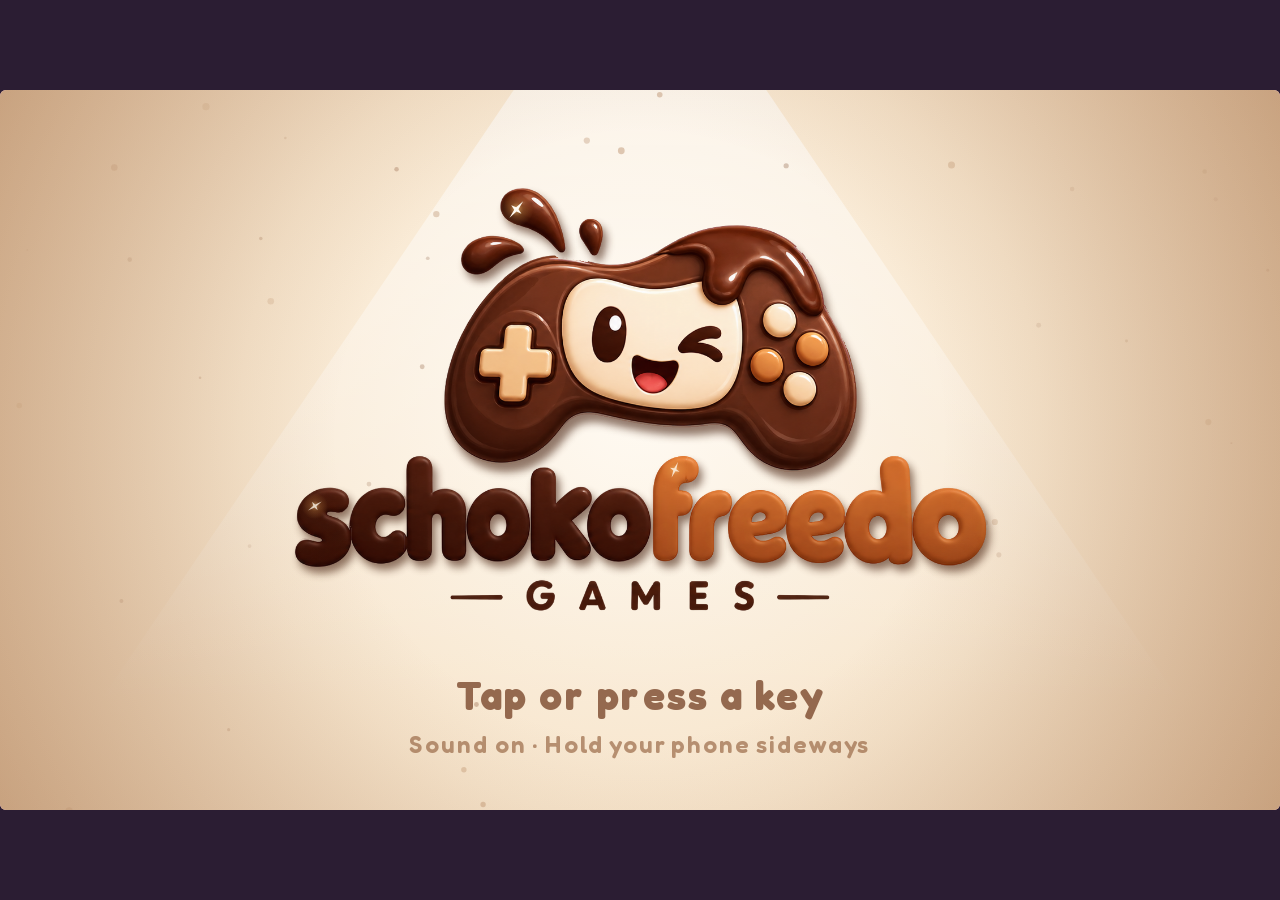
<file: Pookiewookie-App/index.html>
<!doctype html>
<html lang="de">
<head>
<meta charset="utf-8">
<meta name="viewport" content="width=device-width, initial-scale=1, maximum-scale=1, user-scalable=no, viewport-fit=cover">
<meta name="theme-color" content="#2b1d33">
<meta name="apple-mobile-web-app-capable" content="yes">
<meta name="mobile-web-app-capable" content="yes">
<meta name="apple-mobile-web-app-status-bar-style" content="black-translucent">
<meta name="apple-mobile-web-app-title" content="Starway Home">
<link rel="manifest" href="manifest.webmanifest">
<link rel="icon" href="icon-192-202610182258.png">
<link rel="apple-touch-icon" href="icon-180-202610182258.png">
<title>The Starway Home</title>
<link rel="preload" href="p/fonts/fredoka-latin.woff2" as="font" type="font/woff2" crossorigin>
<link rel="preload" href="p/brand/logo.png" as="image">
<link rel="stylesheet" href="p/puzzles.css">
<style>
/* Fredoka (SIL Open Font License) ships with the game: works offline and loads nothing from third-party servers */
@font-face{font-family:'Fredoka';font-style:normal;font-weight:300 700;font-display:swap;src:url(p/fonts/fredoka-latin.woff2) format('woff2')}
/* Layout: an HD canvas with the 480x270 logical world scaled to fit, a WebGL globe stacked on top for the world menu, soft rounded overlays. Pastel bakery palette. */
:root{
  --bg:#2b1d33; --fg:#fff7ef; --muted:#e6c9d6; --pink:#ff9eb0; --rose:#ff6f9c; --mint:#9be7a5; --sky:#8fd3ff; --cream:#fff4e0; --gold:#ffd84a; --plum:#7a3b57;
  --panel:rgba(74,34,58,.9); --line:rgba(255,158,176,.5);
  --font:'Fredoka',system-ui,-apple-system,'Segoe UI',sans-serif;
  color-scheme:dark;
}
[hidden]{display:none!important}
html,body{height:100%}
body{margin:0;background:var(--bg);color:var(--fg);font-family:var(--font);overflow:hidden;display:grid;place-items:center;overscroll-behavior:none;-webkit-user-select:none;user-select:none;-webkit-tap-highlight-color:transparent}
#stage{position:relative;touch-action:none}
#c{background:#ffc9dc;display:block;border-radius:6px}
#globe{position:absolute;inset:0;display:block;border-radius:6px;cursor:grab;touch-action:none}
#globe:active{cursor:grabbing}
:fullscreen #c,:fullscreen #globe{border-radius:0}
#globeUI{position:absolute;inset:0;pointer-events:none;overflow:hidden}
#globeUI .ghead{position:absolute;left:0;right:0;top:4%;text-align:center}
#globeUI h2{margin:0;font:700 clamp(18px,4.5vw,40px)/1.1 var(--font);color:#fff;text-shadow:3px 3px 0 var(--plum),0 0 30px rgba(143,211,255,.6)}
#globeUI #gprog{margin:4px 0 0;font:600 clamp(10px,1.8vw,15px)/1.3 var(--font);color:var(--muted);text-shadow:1px 1px 0 var(--plum)}
#globeUI .gfoot{position:absolute;left:2%;right:30%;bottom:3%;display:flex;gap:8px;justify-content:flex-start;align-items:center;flex-wrap:wrap}
#globeUI .gfoot p{margin:0;font:600 clamp(9px,1.6vw,13px)/1.3 var(--font);color:var(--muted);text-shadow:1px 1px 0 var(--plum)}
#globeUI .gfoot .btn{pointer-events:auto;padding:8px 14px;font-size:13px;margin:0}
.wm{position:absolute;left:0;top:0;pointer-events:auto;display:grid;justify-items:center;gap:2px;padding:4px 8px 6px;background:rgba(255,255,255,.9);border:2px solid rgba(122,59,87,.35);border-radius:14px;color:var(--plum);font:600 clamp(9px,1.6vw,13px)/1.2 var(--font);cursor:pointer;transition:opacity .15s;will-change:transform;white-space:nowrap}
.wm b{width:1.9em;height:1.9em;border-radius:50%;background:var(--rose);color:#fff;display:grid;place-items:center;font-weight:700;box-shadow:0 2px 0 var(--plum)}
.wm i{font-style:normal;font-size:.85em;color:#b06a85}
.wm.done b{background:var(--mint);color:var(--plum)}
.wm.sel{border-color:var(--gold);box-shadow:0 0 0 3px rgba(255,216,74,.55),0 0 22px rgba(255,216,74,.5)}
.wm::after{content:"";position:absolute;left:50%;bottom:-9px;margin-left:-6px;border:6px solid transparent;border-top-color:rgba(255,255,255,.9)}
.ov{position:fixed;inset:0;z-index:3;display:grid;place-items:center;padding:16px;background:rgba(43,29,51,.55);overflow:auto}
.card{max-width:560px;width:100%;box-sizing:border-box;padding:26px 24px;background:var(--panel);border:4px solid var(--pink);border-radius:26px;box-shadow:0 10px 0 rgba(0,0,0,.25);text-align:center}
h1{margin:0 0 6px;font:700 clamp(34px,8vw,64px)/1.1 var(--font);color:var(--pink);text-shadow:4px 4px 0 var(--plum);letter-spacing:.02em}
h2{margin:0 0 10px;font:700 clamp(22px,5vw,32px)/1.2 var(--font);color:var(--pink)}
.sub{margin:0 0 14px;font:600 14px/1.5 var(--font);color:var(--muted)}
p{margin:0 0 14px;font:400 15px/1.55 var(--font)}
.keys{display:grid;grid-template-columns:repeat(2,minmax(0,1fr));gap:6px 14px;margin:0 0 16px;font:400 13px/1.6 var(--font);color:var(--muted);text-align:left}
.keys b{color:var(--fg);font-weight:600;padding:1px 6px;border:1px solid var(--line);border-radius:6px;margin-right:3px}
.btn{background:var(--rose);color:#fff;border:0;padding:12px 22px;border-radius:999px;font:700 16px/1 var(--font);cursor:pointer;box-shadow:0 5px 0 var(--plum)}
.btn:hover{transform:translateY(1px);box-shadow:0 4px 0 var(--plum)}
.btn.ghost{background:transparent;color:var(--fg);border:2px solid var(--line);box-shadow:none;margin-left:8px;padding:10px 16px}
.btn.ghost:hover{transform:none;background:rgba(255,158,176,.15)}
:focus-visible{outline:3px solid var(--sky);outline-offset:2px}
.btnrow{display:flex;gap:8px;justify-content:center;flex-wrap:wrap;margin:0 0 6px}
.btnrow .btn{margin:0}
details{margin:0 0 16px;text-align:left;border:2px solid var(--line);border-radius:16px;padding:10px 14px;background:rgba(0,0,0,.15)}
summary{cursor:pointer;font:700 14px/1.4 var(--font);color:var(--pink)}
.settings{display:grid;gap:8px 12px;align-items:center;margin-top:10px;font:600 13px/1.4 var(--font);color:var(--muted)}
.settings label.chk{display:flex;gap:8px;align-items:center;color:var(--fg)}
.settings input[type=checkbox]{width:18px;height:18px;accent-color:var(--rose)}
.settings small{font:400 12px/1.4 var(--font);color:var(--muted)}
#card{background:#ffc9dc}
#card .card{background:rgba(74,34,58,.92)}
#card-world{margin:0 0 4px;font:600 13px/1.4 var(--font);letter-spacing:.14em;text-transform:uppercase;color:var(--gold)}
#card-lives{color:var(--muted);font-size:15px}
#clear-stars{font-size:30px;color:var(--gold);margin:0 0 8px;letter-spacing:.2em}
#clear-stats{display:grid;grid-template-columns:repeat(2,minmax(0,1fr));gap:8px 16px;margin:0 0 18px;text-align:left}
.row{display:flex;flex-direction:column;gap:2px}.row dt{font-size:12px;color:var(--muted)}.row dd{margin:0;font-size:20px;font-weight:700;color:var(--pink)}
#bubble{position:fixed;left:50%;top:12%;transform:translateX(-50%) scale(1);z-index:4;max-width:min(80vw,520px);padding:12px 20px;background:#fff;color:var(--plum);border:4px solid var(--pink);border-radius:22px;font:700 clamp(15px,3.2vw,26px)/1.25 var(--font);text-align:center;opacity:0;pointer-events:none;transition:opacity .2s}
#bubble::after{content:"";position:absolute;left:50%;bottom:-18px;margin-left:-10px;border:10px solid transparent;border-top-color:var(--pink)}
#bubble.on{opacity:1;animation:pop .45s cubic-bezier(.2,1.6,.4,1)}
#bubble.sad{border-color:var(--sky);color:#3b5a7a}#bubble.sad::after{border-top-color:var(--sky)}
@keyframes pop{0%{transform:translateX(-50%) scale(.5)}100%{transform:translateX(-50%) scale(1)}}
#banner{position:fixed;left:50%;top:34%;transform:translateX(-50%);z-index:4;text-align:center;opacity:0;transition:opacity .3s;pointer-events:none;max-width:90vw}
#banner.on{opacity:1}
#banner div{font:700 clamp(26px,5vw,48px)/1.1 var(--font);color:var(--gold);text-shadow:3px 3px 0 var(--plum),0 0 24px rgba(0,0,0,.5)}
#banner small{display:block;margin-top:6px;font:600 15px/1.3 var(--font);color:#fff;text-shadow:2px 2px 0 var(--plum)}
#corner{position:fixed;right:10px;bottom:10px;z-index:5;display:flex;gap:6px}
#corner button{background:rgba(74,34,58,.75);color:var(--muted);border:1px solid var(--line);border-radius:999px;padding:8px 12px;font:600 12px/1 var(--font);cursor:pointer}
#corner button:hover{color:#fff;border-color:var(--pink)}
#touch{position:fixed;inset:auto 0 0 0;z-index:4;display:none;justify-content:space-between;padding:0 max(12px,env(safe-area-inset-left,0px)) calc(10px + env(safe-area-inset-bottom,0px)) max(12px,env(safe-area-inset-right,0px));pointer-events:none}
#touch div{display:flex;gap:8px;align-items:flex-end}
#touch .col{flex-direction:column;align-items:center;gap:8px}
#touch button{pointer-events:auto;width:54px;height:54px;border-radius:50%;background:rgba(74,34,58,.55);border:2px solid var(--line);color:var(--fg);font:700 18px/1 var(--font);touch-action:none;-webkit-user-select:none;user-select:none;padding:0}
#touch button small{display:block;font:600 8px/1 var(--font);color:var(--muted);margin-top:2px}
#touch button:active{background:var(--rose)}
#touch .big{width:64px;height:64px}
/* the run pad: one pill, slide the thumb left or right without lifting it */
.dpad{pointer-events:auto;width:150px;height:60px;border-radius:999px;background:rgba(74,34,58,.55);border:2px solid var(--line);display:flex;align-items:center;justify-content:space-between;padding:0 16px;box-sizing:border-box;color:var(--fg);font:700 22px/1 var(--font);touch-action:none;-webkit-user-select:none;user-select:none}
.dpad span{transition:transform .08s,color .08s;opacity:.85}
.dpad i{width:6px;height:6px;border-radius:50%;background:var(--muted);opacity:.6}
.dpad.l span:first-child,.dpad.r span:last-child{color:#fff;opacity:1;transform:scale(1.35)}
.dpad.l,.dpad.r{background:rgba(255,111,156,.45)}
/* touch devices: on-screen pad, corner buttons at the top, short help, landscape only */
body.touch #touch{display:none}
body.touch.playing #touch{display:flex}
body.touch #corner{display:none;bottom:auto;top:max(6px,env(safe-area-inset-top,0px));right:auto;left:50%;transform:translateX(-50%)}
body.touch.playing #corner{display:flex}
body.touch #corner button{padding:6px 10px;font-size:11px}
body.touch #corner button:not(#btnPause){display:none}
#rotate div{width:min(84vw,460px);overflow-wrap:anywhere}
body.touch .keys{display:none}
body.touch .touchhelp{display:block}
.touchhelp{display:none;margin:0 0 14px;font:600 13px/1.5 var(--font);color:var(--muted)}
body.touch .card{padding:16px 14px}
body.touch h1{font-size:clamp(28px,9vw,48px)}
body.touch #bubble{top:16%;font-size:clamp(13px,3.5vw,20px)}
body.touch #globeUI .gfoot p{display:none}
#rotate{display:none;position:fixed;inset:0;z-index:9;place-items:center;background:var(--bg);text-align:center;font:700 clamp(16px,5vw,24px)/1.4 var(--font);color:var(--pink)}
#rotate span{display:block;font-size:64px;animation:turn 1.6s ease-in-out infinite alternate}
@keyframes turn{from{transform:rotate(0)}to{transform:rotate(90deg)}}
@media(orientation:portrait){body.touch #rotate{display:grid}}
.card.letter{background:#fff7ea;color:#5a3a2a;border-color:#ff9eb0;font-family:var(--font)}
.card.letter h2{color:#e0457b}
.card.letter p{font:500 15px/1.6 var(--font);text-align:left;white-space:pre-line;background:rgba(255,158,176,.12);border-radius:14px;padding:12px 14px}
.keks{list-style:none;margin:0 0 16px;padding:0;display:grid;gap:6px;text-align:left;max-height:50vh;overflow:auto}
.keks li{display:flex;gap:10px;align-items:center;padding:6px 10px;border-radius:10px;background:rgba(0,0,0,.2);color:var(--muted);font:600 13px/1.3 var(--font)}
.keks li.done{color:#fff;background:rgba(255,216,74,.18)}
.keks li b{font-size:16px;width:22px;text-align:center}
.wm.space b{background:#3b2a6a;font-size:1em}
/* shop */
.card.shop{max-width:620px}
.tabs{display:flex;gap:6px;justify-content:center;margin:0 0 10px}
.tab{background:transparent;color:var(--muted);border:2px solid var(--line);border-radius:999px;padding:7px 16px;font:700 14px/1 var(--font);cursor:pointer}
.tab.on{background:var(--rose);color:#fff;border-color:var(--rose)}
.shoplist{list-style:none;margin:0 0 14px;padding:0;display:grid;gap:6px;text-align:left;max-height:min(52vh,420px);overflow:auto}
.shoplist li{display:grid;grid-template-columns:38px 1fr auto;gap:10px;align-items:center;padding:7px 10px;border-radius:14px;background:rgba(0,0,0,.2)}
.shoplist li.own{background:rgba(155,231,165,.12)}
.shoplist li.nope{animation:pzshake .35s}
.shoplist b{display:block;font:700 14px/1.2 var(--font);color:#fff}.shoplist small{font:500 12px/1.3 var(--font);color:var(--muted)}
.shoplist .btn{padding:8px 12px;font-size:13px;margin:0;white-space:nowrap}.shoplist .btn.poor{opacity:.55}
.shoplist .owned{font:700 12px/1 var(--font);color:var(--mint)}.shoplist .lock{font:600 11px/1.2 var(--font);color:var(--muted)}
.ico{width:34px;height:34px;border-radius:10px;display:grid;place-items:center;font-style:normal;font-size:20px;background:rgba(255,255,255,.12)}
.ico-shield::before{content:"🛡️"}.ico-fat::before{content:"🚀"}.ico-laser2::before{content:"✳️"}.ico-laser3::before{content:"💥"}.ico-turbo::before{content:"⚡"}.ico-magnet::before{content:"🧲"}.ico-paint::before{content:"✨"}
.ico-wiese::before{content:"🧣"}.ico-insel::before{content:"👒"}.ico-dschungel::before{content:"🪖"}.ico-schnee::before{content:"🧶"}.ico-lava::before{content:"⛑️"}.ico-himmel::before{content:"🦸"}.ico-gold::before{content:"👑"}
@media(max-height:480px){.card.shop{padding:12px 14px}.card.shop h2{font-size:20px;margin-bottom:4px}.shoplist{max-height:52vh}}
#pause{background:rgba(43,29,51,.72);backdrop-filter:blur(3px)}
#pause .card{max-width:380px}
#pause .menu{display:grid;gap:10px;margin:0 0 8px}
#pause .menu .btn{margin:0;width:100%}
#pause-level{margin:0 0 16px;color:var(--gold);font-weight:600;letter-spacing:.06em}
/* fallback world map (no WebGL) */
#map{align-content:start;padding:18px 16px calc(24px + env(safe-area-inset-bottom,0px))}
#map .head{display:flex;justify-content:space-between;align-items:flex-end;gap:12px;max-width:900px;width:100%;margin:0 auto 12px}
#map h2{margin:0}
#map-progress{margin:0;font:600 13px/1.4 var(--font);color:var(--muted)}
#worlds{display:grid;gap:12px;max-width:900px;width:100%;margin:0 auto}
.world{border-radius:22px;padding:14px 16px;border:3px solid rgba(255,255,255,.55);box-shadow:0 6px 0 rgba(0,0,0,.2)}
.world h3{margin:0 0 10px;font:700 20px/1.2 var(--font);color:var(--plum);text-shadow:1px 1px 0 #fff}
.world h3 span{display:inline-block;font-size:12px;letter-spacing:.14em;text-transform:uppercase;background:var(--plum);color:#fff;border-radius:999px;padding:3px 10px;margin-right:10px;vertical-align:middle;text-shadow:none}
.nodes{display:grid;grid-template-columns:repeat(4,minmax(0,1fr));gap:10px;position:relative}
.node{position:relative;z-index:1;display:grid;justify-items:center;gap:4px;padding:8px 6px 10px;background:rgba(255,255,255,.72);border:3px solid rgba(122,59,87,.25);border-radius:18px;color:var(--plum);font:600 12px/1.2 var(--font);cursor:pointer;min-width:0}
.node b{width:40px;height:40px;border-radius:50%;background:var(--rose);color:#fff;display:grid;place-items:center;font:700 18px/1 var(--font);box-shadow:0 4px 0 var(--plum)}
.node.tower b{background:var(--plum);box-shadow:0 4px 0 #3a1a2a}
.node span{white-space:nowrap;overflow:hidden;text-overflow:ellipsis;max-width:100%}
.node i{font-style:normal;color:var(--gold);text-shadow:1px 1px 0 var(--plum);letter-spacing:.1em;font-size:13px}
.node.done b{background:var(--mint);color:var(--plum)}
.node.sel{border-color:var(--gold);box-shadow:0 0 0 4px rgba(255,216,74,.5);transform:translateY(-3px)}
#map .foot{display:flex;gap:8px;justify-content:center;margin:16px auto 0;max-width:900px;flex-wrap:wrap}
@media(max-width:640px){.card{padding:18px 16px;border-radius:18px}.keys{grid-template-columns:1fr}.nodes{grid-template-columns:repeat(2,minmax(0,1fr))}.node span{font-size:11px}}
/* ---------- main menu dashboard: sits on the stage, sized in logical units (--u = px per logical px) ---------- */
#title{position:absolute;inset:0;z-index:2;pointer-events:none;--u:2px;color:#fff;font-family:var(--font)}
#title *{box-sizing:border-box}
#title button{font-family:var(--font);-webkit-tap-highlight-color:transparent}
.m-top{position:absolute;left:calc(var(--u)*10);right:calc(var(--u)*10);top:calc(var(--u)*7);display:flex;align-items:flex-start;justify-content:space-between;gap:calc(var(--u)*6)}
.m-brand{display:grid;justify-items:center;animation:mIn .7s cubic-bezier(.2,1.4,.4,1) both}
.m-logo{margin:0;display:grid;justify-items:center;font:700 calc(var(--u)*21)/.92 var(--font);letter-spacing:.02em;filter:drop-shadow(0 calc(var(--u)*2.2) 0 #10143a) drop-shadow(0 0 calc(var(--u)*9) rgba(255,200,90,.45));animation:logoBob 3.4s ease-in-out infinite;transform-origin:30% 80%}
.m-logo span{-webkit-background-clip:text;background-clip:text;-webkit-text-fill-color:transparent;-webkit-text-stroke:calc(var(--u)*.8) #1b2050;padding:0 calc(var(--u)*1)}
.m-logo .l1{background-image:linear-gradient(180deg,#fff8c8 0%,#ffe066 40%,#ffb02e 75%,#ff7a1a 100%)}
.m-logo .l1 i{font-style:normal;font-size:.5em;vertical-align:.55em;margin-right:.18em}
.m-logo .l2{font-size:1.18em;background-image:linear-gradient(180deg,#f4fbff 0%,#a8e2ff 40%,#4aa0ff 75%,#2a5cff 100%)}
.m-tag{margin:calc(var(--u)*2) 0 0 calc(var(--u)*2);padding:calc(var(--u)*1.6) calc(var(--u)*6);border-radius:999px;background:linear-gradient(90deg,#ffd84a,#ffb347);color:#5a2a10;font:700 calc(var(--u)*6.4)/1 var(--font);letter-spacing:.06em;text-transform:uppercase;box-shadow:0 calc(var(--u)*1.4) 0 #9a5a10}
.m-pills{display:flex;gap:calc(var(--u)*4);align-items:center;animation:mIn .7s .1s cubic-bezier(.2,1.4,.4,1) both}
.m-pill{pointer-events:auto;display:flex;align-items:center;gap:calc(var(--u)*3);height:calc(var(--u)*18);padding:0 calc(var(--u)*7) 0 calc(var(--u)*3);border-radius:999px;background:rgba(24,8,36,.5);border:1px solid rgba(255,255,255,.24);-webkit-backdrop-filter:blur(8px);backdrop-filter:blur(8px);color:#fff;font:700 calc(var(--u)*8.6)/1 var(--font);box-shadow:inset 0 1px 0 rgba(255,255,255,.25),0 calc(var(--u)*2) calc(var(--u)*6) rgba(0,0,0,.25);cursor:pointer}
.m-pill svg{width:calc(var(--u)*12.5);height:calc(var(--u)*12.5);flex:none}
.m-pill.m-round{width:calc(var(--u)*18);padding:0;justify-content:center}
.m-pill.m-round svg{transition:transform .5s}.m-pill.m-round:hover svg{transform:rotate(90deg)}
.m-pill.bump{animation:bump .5s}
.m-side{position:absolute;right:calc(var(--u)*10);top:calc(var(--u)*34);bottom:calc(var(--u)*9);width:calc(var(--u)*236);display:flex;flex-direction:column;gap:calc(var(--u)*6)}
.m-play{pointer-events:auto;position:relative;overflow:hidden;flex:none;border:0;border-radius:calc(var(--u)*14);padding:calc(var(--u)*8) calc(var(--u)*12) calc(var(--u)*7);text-align:left;color:#fff;cursor:pointer;background:linear-gradient(135deg,#ff9a3d 0%,#ff4f8b 52%,#b23cff 100%);box-shadow:0 calc(var(--u)*3.4) 0 #5e1a4f,0 calc(var(--u)*8) calc(var(--u)*20) rgba(255,80,140,.45),inset 0 calc(var(--u)*1.2) 0 rgba(255,255,255,.5);display:grid;grid-template-columns:auto 1fr;align-items:center;column-gap:calc(var(--u)*9);row-gap:calc(var(--u)*1.5);animation:mIn .7s .15s cubic-bezier(.2,1.4,.4,1) both,playPulse 2.6s 1s ease-in-out infinite}
.m-play::after{content:"";position:absolute;top:-50%;bottom:-50%;left:-40%;width:28%;background:linear-gradient(90deg,transparent,rgba(255,255,255,.55),transparent);transform:skewX(-20deg);animation:shine 3.8s 1.2s ease-in-out infinite;pointer-events:none}
.m-play:active{transform:translateY(calc(var(--u)*2));box-shadow:0 calc(var(--u)*1.4) 0 #5e1a4f,0 calc(var(--u)*4) calc(var(--u)*12) rgba(255,80,140,.4)}
.m-play .pi{grid-row:span 3;width:calc(var(--u)*36);height:calc(var(--u)*36);border-radius:50%;background:#fff;display:grid;place-items:center;box-shadow:0 calc(var(--u)*2) 0 rgba(90,20,70,.35),0 0 0 calc(var(--u)*3) rgba(255,255,255,.25)}
.m-play .pi svg{width:52%;height:52%;margin-left:12%;fill:#ff4f8b}
.m-play b{font:700 calc(var(--u)*18)/1 var(--font);letter-spacing:.06em;text-shadow:0 calc(var(--u)*1.2) 0 rgba(90,20,70,.45)}
.m-play small{font:600 calc(var(--u)*6.8)/1.25 var(--font);opacity:.96;white-space:nowrap;overflow:hidden;text-overflow:ellipsis}
.m-bar{display:block;height:calc(var(--u)*4.2);border-radius:99px;background:rgba(40,0,40,.28);overflow:hidden;box-shadow:inset 0 1px 2px rgba(0,0,0,.25)}
.m-bar i{display:block;height:100%;width:0;background:linear-gradient(90deg,#fff7b0,#ffd84a);border-radius:inherit;transition:width .8s cubic-bezier(.2,1,.3,1)}
.m-event{pointer-events:auto;flex:none;display:grid;grid-template-columns:auto 1fr;grid-template-rows:auto auto;column-gap:calc(var(--u)*6);align-items:center;height:calc(var(--u)*27);padding:0 calc(var(--u)*9) 0 calc(var(--u)*6);border:0;border-radius:calc(var(--u)*12);color:#fff;text-align:left;cursor:pointer;background:linear-gradient(120deg,#2a1450 0%,#5a2a8a 45%,#ff7a1a 100%);box-shadow:0 calc(var(--u)*2.4) 0 #1c0c38,0 0 calc(var(--u)*12) rgba(255,140,40,.45),inset 0 1px 0 rgba(255,255,255,.35);animation:mIn .6s .2s cubic-bezier(.2,1.4,.4,1) both}
.m-event .ev-ico{grid-row:span 2;font-size:calc(var(--u)*17);line-height:1;filter:drop-shadow(0 0 calc(var(--u)*4) rgba(255,160,40,.8));animation:badge 1.6s ease-in-out infinite}
.m-event .ev-t{display:grid;min-width:0}.m-event b{font:700 calc(var(--u)*8.4)/1.1 var(--font)}.m-event small{font:600 calc(var(--u)*5.8)/1.2 var(--font);opacity:.9;white-space:nowrap;overflow:hidden;text-overflow:ellipsis}
.m-event .ev-bar{grid-column:2;height:calc(var(--u)*3);border-radius:99px;background:rgba(0,0,0,.3);overflow:hidden}.m-event .ev-bar i{display:block;height:100%;width:0;background:linear-gradient(90deg,#ffd84a,#ff8a2a);border-radius:inherit}
/* the Star Run bar: the endless mode, right under Play */
.m-run{background:linear-gradient(120deg,#081a4a 0%,#1f4fd8 48%,#5ff6ff 100%);box-shadow:0 calc(var(--u)*2.4) 0 #06102e,0 0 calc(var(--u)*12) rgba(95,246,255,.45),inset 0 1px 0 rgba(255,255,255,.35);animation-delay:.18s}
.m-run .ev-ico{filter:drop-shadow(0 0 calc(var(--u)*4) rgba(95,246,255,.9))}
.m-run .ev-bar i{background:linear-gradient(90deg,#5ff6ff,#ffd84a)}
body.runmode #touch{display:none!important}
.card.runover{max-width:540px;padding:18px 22px}
.card.runover h2{margin-bottom:0}
.ro-dist{margin:0 0 2px;font:700 clamp(40px,9vw,64px)/1.05 var(--font);color:var(--gold);text-shadow:4px 4px 0 var(--plum)}
.ro-dist small{font-size:.42em;margin-left:5px;color:#fff6c0}
.ro-stats{display:grid;grid-template-columns:repeat(4,minmax(0,1fr));gap:6px 10px;margin:0 0 10px;text-align:left}
.ro-stats .row dd{font-size:17px}
.missions{list-style:none;margin:0 0 12px;padding:0;display:grid;gap:5px;text-align:left}
.missions li{display:grid;grid-template-columns:20px 1fr auto;gap:4px 8px;align-items:center;padding:5px 10px;border-radius:12px;background:rgba(0,0,0,.2);font:600 13px/1.25 var(--font);color:var(--muted)}
.missions li.done{color:#fff;background:rgba(155,231,165,.16)}
.missions li b{font-size:15px;text-align:center;color:var(--mint)}
.missions li em{font-style:normal;font-size:12px;color:var(--gold)}
.missions .mbar{grid-column:2/4;height:4px;border-radius:99px;background:rgba(0,0,0,.3);overflow:hidden}.missions .mbar i{display:block;height:100%;background:linear-gradient(90deg,#5ff6ff,#ffd84a)}
@media(max-height:480px){.card.runover{padding:10px 14px}.card.runover h2{font-size:19px}.ro-dist{font-size:34px}.ro-stats{margin-bottom:6px}.ro-stats .row dd{font-size:15px}.missions{margin-bottom:8px;gap:3px}.missions li{padding:3px 8px;font-size:12px}.card.runover .btn{padding:9px 16px;font-size:14px}}
.m-tiles{display:grid;grid-template-columns:1fr 1fr;grid-auto-rows:1fr;gap:calc(var(--u)*6);flex:1;min-height:0}
.m-tile{pointer-events:auto;position:relative;overflow:hidden;min-height:0;border-radius:calc(var(--u)*12);border:1px solid rgba(255,255,255,.24);background:linear-gradient(160deg,rgba(255,255,255,.22),rgba(255,255,255,.05) 60%);-webkit-backdrop-filter:blur(10px);backdrop-filter:blur(10px);color:#fff;text-align:left;padding:calc(var(--u)*5) calc(var(--u)*8);display:flex;flex-direction:column;justify-content:flex-end;cursor:pointer;box-shadow:inset 0 1px 0 rgba(255,255,255,.3),0 calc(var(--u)*3) calc(var(--u)*10) rgba(20,0,30,.3);transition:transform .15s,background .2s;animation:mIn .6s cubic-bezier(.2,1.4,.4,1) both}
.m-tile:nth-child(1){animation-delay:.22s}.m-tile:nth-child(2){animation-delay:.28s}.m-tile:nth-child(3){animation-delay:.34s}.m-tile:nth-child(4){animation-delay:.4s}
.m-tile:hover{transform:translateY(-2px);background:linear-gradient(160deg,rgba(255,255,255,.3),rgba(255,255,255,.08) 60%)}
.m-tile:active{transform:scale(.96)}
.m-tile .ti{position:absolute;right:calc(var(--u)*6);top:calc(var(--u)*5);width:calc(var(--u)*21);height:calc(var(--u)*21);border-radius:calc(var(--u)*7);display:grid;place-items:center;color:#fff;box-shadow:0 calc(var(--u)*1.6) 0 rgba(0,0,0,.2),inset 0 1px 0 rgba(255,255,255,.45)}
.m-tile .ti svg{width:64%;height:64%}
.t-daily .ti{background:linear-gradient(140deg,#ffb347,#ff5a3c)}.t-shop .ti{background:linear-gradient(140deg,#7af0b0,#22b88a)}.t-keks .ti{background:linear-gradient(140deg,#ffe27a,#f0a020)}.t-story .ti{background:linear-gradient(140deg,#b9a2ff,#7a5af0)}
.t-keks .ti svg{color:#fff3d0}
.m-tile b{font:700 calc(var(--u)*10.4)/1.1 var(--font);text-shadow:0 1px 2px rgba(0,0,0,.25)}
.m-tile small{font:600 calc(var(--u)*6.4)/1.25 var(--font);color:rgba(255,255,255,.82);white-space:nowrap;overflow:hidden;text-overflow:ellipsis}
.m-badge{position:absolute;left:calc(var(--u)*6);top:calc(var(--u)*5);padding:calc(var(--u)*1.4) calc(var(--u)*4);border-radius:999px;background:#ff3d6e;color:#fff;font:700 calc(var(--u)*5.6)/1 var(--font);font-style:normal;letter-spacing:.06em;box-shadow:0 0 0 calc(var(--u)*1) rgba(255,255,255,.6);animation:badge 1.4s ease-in-out infinite}
.m-faces{position:absolute;left:calc(var(--u)*7);top:calc(var(--u)*6);display:flex}
.m-faces canvas{width:calc(var(--u)*19);height:calc(var(--u)*19);border-radius:50%;margin-right:calc(var(--u)*-5);background:radial-gradient(circle at 50% 35%,#fff7,#fff2);box-shadow:0 0 0 calc(var(--u)*1.1) rgba(255,255,255,.55),0 calc(var(--u)*1.5) calc(var(--u)*3) rgba(0,0,0,.25)}
.m-badge~.m-faces{top:calc(var(--u)*15)}
.m-kbar{margin-top:calc(var(--u)*3);height:calc(var(--u)*3.2)}
.m-row{display:flex;gap:calc(var(--u)*5);flex:none}
.m-sm{pointer-events:auto;flex:1;height:calc(var(--u)*18);border-radius:999px;border:1px solid rgba(255,255,255,.22);background:rgba(24,8,36,.45);-webkit-backdrop-filter:blur(8px);backdrop-filter:blur(8px);color:#fff;font:600 calc(var(--u)*6.6)/1 var(--font);cursor:pointer;white-space:nowrap}
.m-sm:hover{background:rgba(255,255,255,.16)}
.m-heroui{position:absolute;left:calc(var(--u)*10);bottom:calc(var(--u)*7);width:var(--heroW,calc(var(--u)*214));display:grid;justify-items:center;gap:calc(var(--u)*3.5)}
.m-hrow{display:flex;align-items:center;gap:calc(var(--u)*6)}
.m-hname{display:grid;justify-items:center;min-width:calc(var(--u)*92);text-align:center}
.m-hname b{font:700 calc(var(--u)*12)/1 var(--font);letter-spacing:.08em;text-transform:uppercase;text-shadow:0 calc(var(--u)*1.4) 0 rgba(40,0,40,.55)}
.m-hname small{margin-top:calc(var(--u)*1.5);font:600 calc(var(--u)*6.4)/1.2 var(--font);color:rgba(255,255,255,.85);max-width:calc(var(--u)*120)}
.m-arrow{pointer-events:auto;width:calc(var(--u)*21);height:calc(var(--u)*21);border-radius:50%;border:1px solid rgba(255,255,255,.3);background:rgba(24,8,36,.5);-webkit-backdrop-filter:blur(8px);backdrop-filter:blur(8px);color:#fff;display:grid;place-items:center;cursor:pointer;padding:0}
.m-arrow svg{width:55%;height:55%}.m-arrow:active{transform:scale(.9)}
.m-hbtn{pointer-events:auto;height:calc(var(--u)*17);padding:0 calc(var(--u)*11);border-radius:999px;border:0;font:700 calc(var(--u)*7.2)/1 var(--font);cursor:pointer;color:#5a2a10;background:linear-gradient(180deg,#ffe680,#ffc23a);box-shadow:0 calc(var(--u)*2) 0 #a8620e,0 0 calc(var(--u)*10) rgba(255,210,80,.45)}
.m-hbtn.on{background:rgba(155,231,165,.25);color:#d9ffe0;box-shadow:inset 0 0 0 1px rgba(155,231,165,.7);cursor:default}
.m-hbtn.pick{background:linear-gradient(180deg,#9bf0b0,#3fc47a);color:#0e3a20;box-shadow:0 calc(var(--u)*2) 0 #1e7a48}
.m-hbtn.poor{filter:saturate(.6);opacity:.85}
.m-hbtn.nope{animation:pzshake .35s}
.m-herotap{position:absolute;left:var(--heroTapL,0);top:calc(var(--u)*70);width:calc(var(--u)*90);height:calc(var(--u)*130);background:transparent;border:0;pointer-events:auto;cursor:pointer}
@keyframes logoBob{0%,100%{transform:rotate(-1.5deg) translateY(0)}50%{transform:rotate(1deg) translateY(calc(var(--u)*-2))}}
@keyframes mIn{from{opacity:0;transform:translateY(calc(var(--u)*10)) scale(.94)}to{opacity:1;transform:none}}
@keyframes playPulse{0%,100%{filter:brightness(1)}50%{filter:brightness(1.1)}}
@keyframes shine{0%,55%{left:-40%}85%,100%{left:130%}}
@keyframes badge{0%,100%{transform:scale(1)}50%{transform:scale(1.12)}}
@keyframes bump{0%{transform:scale(1)}30%{transform:scale(1.18)}100%{transform:scale(1)}}
body.inmenu #corner{display:none!important}
body.noanim #title *{animation:none!important}
.sel{margin-left:8px;padding:6px 10px;border-radius:10px;border:2px solid var(--line);background:#3b2543;color:var(--fg);font:600 13px/1.2 var(--font)}
#settings .card{max-width:520px;text-align:left}#settings h2{text-align:center}
#settings .btnrow{margin-top:14px}
/* run pad without its shell: just the two white triangles (a dark rim keeps them visible on bright skies) */
.dpad{background:transparent!important;border:0!important}
.dpad i{display:none}
.dpad span{display:grid;place-items:center;opacity:.95}
.dpad svg{width:30px;height:30px;fill:#fff;stroke:rgba(40,10,40,.55);stroke-width:1.2;stroke-linejoin:round;filter:drop-shadow(0 2px 3px rgba(0,0,0,.4))}
.hico{width:38px;height:38px;border-radius:10px;background:radial-gradient(circle at 50% 35%,rgba(255,255,255,.28),rgba(255,255,255,.06));display:block}
</style>
</head>
<body>

<div id="stage">
  <canvas id="c" width="480" height="270"></canvas>
  <canvas id="globe" hidden></canvas>
  <div id="title" class="menu" hidden>
    <div class="m-top">
      <div class="m-brand"><h1 class="m-logo" aria-label="The Starway Home"><span class="l1"><i>THE</i>STARWAY</span><span class="l2">HOME</span></h1><span class="m-tag" data-en="Rescue Mallo!">Rette Mallo!</span></div>
      <div class="m-pills">
        <button class="m-pill" id="mMoney" type="button" aria-label="Taler, zum Shop" data-en-aria="Coins, open the shop"><svg viewBox="0 0 24 24"><circle cx="12" cy="12" r="10" fill="#ffd84a" stroke="#b07a10" stroke-width="2"/><circle cx="12" cy="12" r="6.2" fill="none" stroke="#f0b020" stroke-width="1.6"/><path d="M9.3 9.4h5.4M12 9.4v6" stroke="#8a5a08" stroke-width="2" stroke-linecap="round"/></svg><span id="mMoneyN">0</span></button>
        <div class="m-pill"><svg viewBox="0 0 24 24"><path d="M12 2.5l2.9 6 6.6.8-4.9 4.5 1.3 6.5L12 17l-5.9 3.3 1.3-6.5L2.5 9.3l6.6-.8z" fill="#ffd84a" stroke="#b07a10" stroke-width="1.6" stroke-linejoin="round"/></svg><span id="mStars">0</span></div>
        <button class="m-pill m-round" id="mLang" type="button" aria-label="Sprache / Language">DE</button>
        <button class="m-pill m-round" id="mSettings" type="button" aria-label="Einstellungen" data-en-aria="Settings"><svg viewBox="0 0 24 24"><path fill="currentColor" d="M19.14 12.94c.04-.3.06-.61.06-.94 0-.32-.02-.64-.07-.94l2.03-1.58a.49.49 0 0 0 .12-.61l-1.92-3.32a.49.49 0 0 0-.59-.22l-2.39.96c-.5-.38-1.03-.7-1.62-.94l-.36-2.54a.48.48 0 0 0-.48-.41h-3.84c-.24 0-.43.17-.47.41l-.36 2.54c-.59.24-1.13.57-1.62.94l-2.39-.96a.49.49 0 0 0-.59.22L2.74 8.87c-.12.21-.08.47.12.61l2.03 1.58c-.05.3-.09.63-.09.94s.02.64.07.94l-2.03 1.58a.49.49 0 0 0-.12.61l1.92 3.32c.12.22.37.29.59.22l2.39-.96c.5.38 1.03.7 1.62.94l.36 2.54c.05.24.24.41.48.41h3.84c.24 0 .44-.17.47-.41l.36-2.54c.59-.24 1.13-.56 1.62-.94l2.39.96c.22.08.47 0 .59-.22l1.92-3.32c.12-.22.07-.47-.12-.61l-2.01-1.58zM12 15.6a3.6 3.6 0 1 1 0-7.2 3.6 3.6 0 0 1 0 7.2z"/></svg></button>
      </div>
    </div>
    <div class="m-heroui">
      <div class="m-hrow"><button class="m-arrow" id="mPrev" type="button" aria-label="Vorheriger Held" data-en-aria="Previous hero"><svg viewBox="0 0 24 24"><path d="M15 5l-7 7 7 7" fill="none" stroke="currentColor" stroke-width="3.2" stroke-linecap="round" stroke-linejoin="round"/></svg></button><div class="m-hname"><b id="mHeroName">Toffo</b><small id="mHeroPerk">Bär · Allrounder</small></div><button class="m-arrow" id="mNext" type="button" aria-label="Nächster Held" data-en-aria="Next hero"><svg viewBox="0 0 24 24"><path d="M9 5l7 7-7 7" fill="none" stroke="currentColor" stroke-width="3.2" stroke-linecap="round" stroke-linejoin="round"/></svg></button></div>
      <button class="m-hbtn" id="mHeroBtn" type="button" data-en="Your hero">Dein Held</button>
    </div>
    <button class="m-herotap" id="mHeroTap" type="button" aria-label="Held springen lassen" data-en-aria="Make the hero jump"></button>
    <div class="m-side">
      <button class="m-play" id="btnStart" type="button"><span class="pi"><svg viewBox="0 0 24 24"><path d="M8 4.8v14.4l11.6-7.2z"/></svg></span><b data-en="PLAY">SPIELEN</b><small id="mNextLvl">Welt 1 · Zuckerwattewiese</small><span class="m-bar"><i id="mBar"></i></span></button>
      <button class="m-event m-run" id="mRun" type="button"><span class="ev-ico">🌠</span><span class="ev-t"><b data-en="Star Run: endless mode">Sternenlauf: Endlos-Modus</b><small id="mRunS" data-en="Run forever · 3 missions every day">Endlos laufen · jeden Tag 3 Missionen</small></span><span class="ev-bar"><i id="mRunBar"></i></span></button>
      <button class="m-event" id="mEvent" type="button" hidden><span class="ev-ico">🎃</span><span class="ev-t"><b data-en="Halloween event: Spooky Night">Halloween-Event: Gruselnacht</b><small id="mEventS"></small></span><span class="ev-bar"><i id="mEventBar"></i></span></button>
      <div class="m-tiles">
        <button class="m-tile t-daily" id="mDaily" type="button"><span class="ti"><svg viewBox="0 0 24 24"><path fill="currentColor" d="M13.5.67s.74 2.65.74 4.8c0 2.06-1.35 3.73-3.41 3.73-2.07 0-3.63-1.67-3.63-3.73l.03-.36C5.21 7.51 4 10.62 4 14c0 4.42 3.58 8 8 8s8-3.58 8-8C20 8.61 17.41 3.8 13.5.67zM11.71 19c-1.78 0-3.22-1.4-3.22-3.14 0-1.62 1.05-2.76 2.81-3.12 1.77-.36 3.6-1.21 4.62-2.58.39 1.29.59 2.65.59 4.04 0 2.65-2.15 4.8-4.8 4.8z"/></svg></span><b data-en="Daily Level">Tageslevel</b><small id="mDailyS" data-en="New every day">Jeden Tag neu</small></button>
        <button class="m-tile t-shop" id="mShop" type="button"><span class="ti"><svg viewBox="0 0 24 24"><path fill="currentColor" d="M18 6h-2a4 4 0 0 0-8 0H6a2 2 0 0 0-2 2v12a2 2 0 0 0 2 2h12a2 2 0 0 0 2-2V8a2 2 0 0 0-2-2zm-6-2a2 2 0 0 1 2 2h-4a2 2 0 0 1 2-2zm-3 7a1 1 0 0 1-1-1V8h2v2a1 1 0 0 1-1 1zm6 0a1 1 0 0 1-1-1V8h2v2a1 1 0 0 1-1 1z"/></svg></span><em class="m-badge" id="mShopBadge" hidden>NEU</em><span class="m-faces" id="mFaces"></span><b>Shop</b><small data-en="Heroes · Rocket · Outfits">Helden · Rakete · Outfits</small></button>
        <button class="m-tile t-keks" id="btnKeks" type="button"><span class="ti"><svg viewBox="0 0 24 24"><path fill="currentColor" d="M12 2.6a9.4 9.4 0 1 0 9.4 9.6 3.2 3.2 0 0 1-3.6-3 3.2 3.2 0 0 1-3.2-3.4A3.2 3.2 0 0 1 12 2.6z"/><g fill="#7a3b1d"><circle cx="8.4" cy="9.6" r="1.3"/><circle cx="12.6" cy="14.2" r="1.4"/><circle cx="8" cy="15.4" r="1.1"/><circle cx="16.2" cy="16.4" r="1"/></g></svg></span><b data-en="Cookie Jar">Keksdose</b><small id="mKeks">0 von 14</small><span class="m-bar m-kbar"><i id="mKeksBar"></i></span></button>
        <button class="m-tile t-story" id="mStory" type="button"><span class="ti"><svg viewBox="0 0 24 24"><path fill="currentColor" d="M21 5c-1.11-.35-2.33-.5-3.5-.5-1.95 0-4.05.4-5.5 1.5-1.45-1.1-3.55-1.5-5.5-1.5S2.45 4.9 1 6v14.65c0 .25.25.5.5.5.1 0 .15-.05.25-.05C3.1 20.45 5.05 20 6.5 20c1.95 0 4.05.4 5.5 1.5 1.35-.85 3.8-1.5 5.5-1.5 1.65 0 3.35.3 4.75 1.05.1.05.15.05.25.05.25 0 .5-.25.5-.5V6c-.6-.45-1.25-.75-2-1zm0 13.5c-1.1-.35-2.3-.5-3.5-.5-1.7 0-4.15.65-5.5 1.5V8c1.35-.85 3.8-1.5 5.5-1.5 1.2 0 2.4.15 3.5.5v11.5z"/></svg></span><b>Story</b><small data-en="How it all began">Wie alles begann</small></button>
      </div>
      <div class="m-row"><button class="m-sm btnFull" type="button" data-en="Fullscreen">Vollbild</button><button class="m-sm" id="mMute" type="button" data-en="Sound off">Ton aus</button><button class="m-sm" id="btnVoice" type="button" data-en="Test voice">Stimme testen</button></div>
    </div>
  </div>
  <div id="globeUI" hidden>
    <div class="ghead"><h2 data-en="Choose a world">Wähle eine Welt</h2><p id="gprog"></p></div>
    <div id="markers"></div>
    <div class="gfoot"><button id="btnGlobeBack" class="btn ghost" type="button" data-en="‹ Menu">‹ Menü</button><button id="btnDaily" class="btn" type="button">Tageslevel</button><button id="btnRun" class="btn" type="button" data-en="Star Run">Sternenlauf</button><button class="btn btnShop" type="button">Shop</button><p data-en="Drag = rotate · ← → choose · Enter or click = fly in">Ziehen = drehen · ← → wählen · Enter oder Klick = reinfliegen</p></div>
  </div>
</div>
<div id="bubble">Where is my Mallo?</div>
<div id="banner"></div>

<div id="settings" class="ov" hidden>
  <div class="card">
    <h2 data-en="Settings">Einstellungen</h2>
    <div class="settings">
      <label class="chk"><input type="checkbox" id="chkSound" checked> <span data-en="Sound and music">Ton und Musik</span></label>
      <label class="chk"><span data-en="Language">Sprache</span> <select id="selLang" class="sel"><option value="de">Deutsch</option><option value="en">English</option></select></label>
      <label class="chk"><input type="checkbox" id="chkVoice" checked> <span data-en="Voice (real recordings, English)">Stimme (echte Sprachaufnahmen, Englisch)</span></label>
      <label class="chk"><input type="checkbox" id="chkAssist"> <span data-en="Assist mode: start every level with a bubble shield">Hilfe-Modus: jedes Level mit Schutzblase starten</span></label>
      <label class="chk" id="rowHaptic"><input type="checkbox" id="chkHaptic" checked> <span data-en="Vibrate on hits">Vibration bei Treffern</span></label>
      <label class="chk"><span data-en="Toffo’s outfit">Toffos Outfit</span> <select id="selCostume" class="sel"></select></label>
      <label class="chk"><span data-en="Toffo’s look">Toffos Look</span> <select id="selStyle" class="sel"><option value="cool">Cool</option><option value="abenteurer" data-en="Adventurer">Abenteurer</option></select></label>
      <small id="coinCount"></small>
    </div>
    <div class="keys" style="margin-top:14px">
      <span data-en="<b>← →</b> run · <b>↑</b> climb"><b>← →</b> laufen · <b>↑</b> klettern</span><span data-en="<b>Space</b> jump · again in the air = somersault"><b>Leer</b> springen · in der Luft nochmal = Salto</span>
      <span data-en="<b>Shift</b> sprint and shoot"><b>Shift</b> rennen und schießen</span><span data-en="<b>↓</b> in the air = ground pound"><b>↓</b> in der Luft = Stampfer</span>
      <span data-en="<b>Esc</b> / <b>P</b> pause"><b>Esc</b> / <b>P</b> Pause</span><span data-en="<b>F</b> fullscreen"><b>F</b> Vollbild</span>
    </div>
    <p class="touchhelp" data-en="Left ◀ ▶ run (just slide your thumb across). Right: A jump, A again in the air = somersault, B shoot, ▼ ground pound. To start a level: jump and stomp the sign with ▼.">Links ◀ ▶ laufen (Daumen einfach rüberschieben). Rechts: A springen, in der Luft nochmal A = Salto, B schießen, ▼ Stampfer. Level starten: springen und mit ▼ aufs Schild stampfen.</p>
    <div class="btnrow"><button id="btnSettingsClose" class="btn" type="button" data-en="Done">Fertig</button><button id="btnReset" class="btn ghost" type="button" data-en="Delete progress">Spielstand löschen</button></div>
    <p class="sub" style="margin:10px 0 0;font-size:12px">Schokofreedo Games · The Starway Home · Version 20<a id="lnkPrivacy" href="privacy.html" target="_blank" rel="noopener" style="color:var(--pink);margin-left:10px" hidden data-en="Privacy">Datenschutz</a></p>
  </div>
</div>

<div id="map" class="ov" hidden>
  <div class="head"><div><h2 data-en="World map">Weltkarte</h2><p id="map-progress"></p></div><p class="sub" style="margin:0" data-en="Arrows choose · Enter starts">Pfeile wählen · Enter startet</p></div>
  <div id="worlds"></div>
  <div class="foot"><button id="btnMapBack" class="btn ghost" type="button" style="margin:0" data-en="Main menu">Hauptmenü</button></div>
</div>

<div id="card" class="ov" hidden>
  <div class="card">
    <p id="card-world">Welt 1 · Zuckerwattewiese</p>
    <h2 id="card-title">1. Erste Hüpfer</h2>
    <p id="card-lives">Toffo × 4</p>
  </div>
</div>

<div id="pause" class="ov" hidden>
  <div class="card">
    <h2>Pause</h2>
    <p id="pause-level">Welt 1-1</p>
    <div class="menu">
      <button id="btnResume" class="btn" type="button" data-en="Resume">Fortsetzen</button>
      <button id="btnRestart" class="btn ghost" type="button" data-en="Restart level">Level neu starten</button>
      <button id="btnPauseMap" class="btn ghost" type="button" data-en="Back to the world">Zurück zur Welt</button>
      <button id="btnPauseGlobe" class="btn ghost" type="button" data-en="To the globe">Zum Globus</button>
      <button class="btn ghost btnShop" type="button">Shop</button>
      <button id="btnPauseTitle" class="btn ghost" type="button" data-en="Main menu">Hauptmenü</button>
      <button class="btn ghost btnFull" type="button" data-en="Fullscreen">Vollbild</button>
      <button class="btn ghost btnVoiceToggle" type="button" data-en="Voice off">Stimme aus</button>
      <button id="btnPauseMute" class="btn ghost" type="button" data-en="Sound off">Ton aus</button>
    </div>
    <p class="sub" style="margin:0" data-en="Esc or P: keep playing">Esc oder P: weiterspielen</p>
  </div>
</div>

<div id="shop" class="ov" hidden>
  <div class="card shop">
    <h2>Shop</h2>
    <p class="sub" data-en="You have <b id=&quot;shop-money&quot;>0</b> coins · earn coins with hearts, enemies, star cookies, levels and rocket flights">Du hast <b id="shop-money">0</b> Taler · Taler gibt es für Herzen, Gegner, Sternkekse, Level und Raketenflüge</p>
    <div class="tabs"><button class="tab" data-tab="heroes" type="button" data-en="Heroes">Helden</button><button class="tab on" data-tab="rocket" type="button" data-en="Rocket">Rakete</button><button class="tab" data-tab="outfits" type="button">Outfits</button></div>
    <ul id="shop-list" class="shoplist"></ul>
    <button id="btnShopClose" class="btn" type="button" data-en="Done">Fertig</button>
  </div>
</div>

<div id="puzzle" class="ov" hidden>
  <div class="pzbox">
    <header class="pzhead"><span id="pz-world"></span><h2 id="pz-title"></h2><p id="pz-intro"></p></header>
    <div id="pz-root"></div>
    <footer class="pzfoot"><span id="pz-msg"></span><button id="pz-tip" class="btn ghost" type="button" data-en="Mallo’s hint">Mallos Tipp</button><button id="pz-tip2" class="btn ghost" type="button" data-en="Big hint">Großer Tipp</button><button id="pz-solve" class="btn ghost" type="button" data-en="Solution">Lösung</button><button id="pz-close" class="btn ghost" type="button" data-en="Back">Zurück</button></footer>
  </div>
</div>

<div id="letter" class="ov" hidden>
  <div class="card letter">
    <h2 id="letter-title" data-en="Letter from Mallo">Brief von Mallo</h2>
    <p id="letter-text"></p>
    <button id="btnLetterClose" class="btn" type="button" data-en="Got it, Mallo!">Alles klar, Mallo!</button>
  </div>
</div>

<div id="keks" class="ov" hidden>
  <div class="card">
    <h2 data-en="Cookie Jar">Keksdose</h2>
    <p class="sub" id="keks-count"></p>
    <ul id="keks-list" class="keks"></ul>
    <button id="btnKeksClose" class="btn" type="button" data-en="Close">Schließen</button>
  </div>
</div>

<div id="clear" class="ov" hidden>
  <div class="card">
    <h2 id="clear-title" data-en="Level complete">Level geschafft</h2>
    <p id="clear-stars">☆ ☆ ☆</p>
    <dl id="clear-stats"></dl>
    <button id="clear-next" class="btn" type="button" data-en="Next level">Nächstes Level</button>
    <button id="clear-map" class="btn ghost" type="button" data-en="Back to the world">Zurück zur Welt</button>
  </div>
</div>

<div id="over" class="ov" hidden>
  <div class="card">
    <h2 data-en="Toffo is sad">Toffo ist traurig</h2>
    <p class="sub" data-en="Mallo is still waiting. Your progress is saved.">Mallo wartet immer noch. Dein Fortschritt bleibt gespeichert.</p>
    <p id="over-score"></p>
    <button id="btnOver" class="btn" type="button" data-en="To the globe">Zum Globus</button>
  </div>
</div>

<div id="win" class="ov" hidden>
  <div class="card">
    <h2 data-en="Mallo is saved!">Mallo ist gerettet!</h2>
    <p class="sub" data-en="Toffo and Mallo are together again. ♥ Collected every star cookie? The globe will tell you.">Toffo und Mallo sind wieder zusammen. ♥ Alle Sternkekse gesammelt? Der Globus zeigt es dir.</p>
    <p id="win-score"></p>
    <button id="btnWin" class="btn" type="button" data-en="To the globe">Zum Globus</button>
  </div>
</div>

<div id="runover" class="ov" hidden>
  <div class="card runover">
    <h2 id="ro-title" data-en="Run over!">Lauf vorbei!</h2>
    <p class="ro-dist" id="ro-dist">0<small>m</small></p>
    <p class="sub" id="ro-sub"></p>
    <dl class="ro-stats" id="ro-stats"></dl>
    <ul class="missions" id="ro-missions"></ul>
    <div class="btnrow"><button id="ro-revive" class="btn" type="button" data-en="Keep running">Weiterlaufen</button><button id="ro-again" class="btn" type="button" data-en="Run again">Nochmal</button><button id="ro-menu" class="btn ghost" type="button" data-en="Menu">Menü</button></div>
  </div>
</div>

<div id="touch">
  <div><div id="dpad" class="dpad" aria-label="Laufen: Daumen nach links oder rechts schieben" data-en-aria="Run: slide your thumb left or right"><span><svg viewBox="0 0 20 20"><path d="M15.5 2.8L3.6 10l11.9 7.2z"/></svg></span><i></i><span><svg viewBox="0 0 20 20"><path d="M4.5 2.8L16.4 10 4.5 17.2z"/></svg></span></div></div>
  <div class="rpad"><button type="button" data-k="down" aria-label="Stampfer">▼<small data-en="Stomp">Stampf</small></button><div class="col"><button type="button" data-k="run" aria-label="Schuss">B<small data-en="Shoot">Schuss</small></button><button type="button" class="big" data-k="jumpkey" aria-label="Springen">A<small data-en="Jump">Sprung</small></button></div></div>
</div>
<div id="rotate"><div><span>📱</span><em style="font-style:normal" data-en="Turn your phone sideways to play.">Bitte das Handy quer halten, dann geht's los.</em></div></div>
<div id="corner"><button id="btnPause" type="button">Pause</button><button class="btnFull" type="button" data-en="Fullscreen">Vollbild</button><button id="btnMute" type="button" data-en="Sound off">Ton aus</button></div>

<script src="p/i18n.js"></script>
<script src="p/worlds.js"></script>
<script src="p/audio.js"></script>
<script src="p/voicelines.js"></script>
<script src="p/vox.js"></script>
<script src="p/economy.js"></script>
<script src="p/puzzles.js"></script>
<script src="p/levels.js"></script>
<script src="p/gadgets.js"></script>
<script src="p/engine.js"></script>
<script src="p/entities.js"></script>
<script src="p/draw.js"></script>
<script src="p/fx.js"></script>
<script src="p/art.js"></script>
<script src="p/halloween.js"></script>
<script src="p/hubart.js"></script>
<script src="p/cutscenes.js"></script>
<script src="p/cutscene.js"></script>
<script src="p/globe.js"></script>
<script src="p/hub.js"></script>
<script src="p/rocket.js"></script>
<script src="p/brand.js"></script>
<script src="p/heroes.js"></script>
<script src="p/story.js"></script>
<script src="p/menu.js"></script>
<script src="p/pz/dschungel-automat.js"></script>
<script src="p/pz/dschungel-pfad.js"></script>
<script src="p/pz/finale-tresor.js"></script>
<script src="p/pz/finale-wurmloch.js"></script>
<script src="p/pz/himmel-laternen.js"></script>
<script src="p/pz/himmel-wortgitter.js"></script>
<script src="p/pz/insel-schatzkarte.js"></script>
<script src="p/pz/insel-schiebe.js"></script>
<script src="p/pz/lava-hanoi.js"></script>
<script src="p/pz/lava-mathe.js"></script>
<script src="p/pz/schnee-rutsche.js"></script>
<script src="p/pz/schnee-spiegel.js"></script>
<script src="p/pz/schoko-chomp.js"></script>
<script src="p/pz/schoko-sudoku.js"></script>
<script src="p/pz/unterwasser-fische.js"></script>
<script src="p/pz/unterwasser-rohre.js"></script>
<script src="p/pz/weltraum-bloecke.js"></script>
<script src="p/pz/weltraum-planeten.js"></script>
<script src="p/pz/wiese-gedicht.js"></script>
<script src="p/pz/wiese-waage.js"></script>
<script src="p/sub.js"></script>
<script src="p/finale1.js"></script>
<script src="p/finale2.js"></script>
<script src="p/run.js"></script>
<script src="p/game.js"></script>
<script>
if ('serviceWorker' in navigator) { window.addEventListener('load', () => { navigator.serviceWorker.register('sw.js').catch(() => {}); }); }
</script>
</body>
</html>
</file>
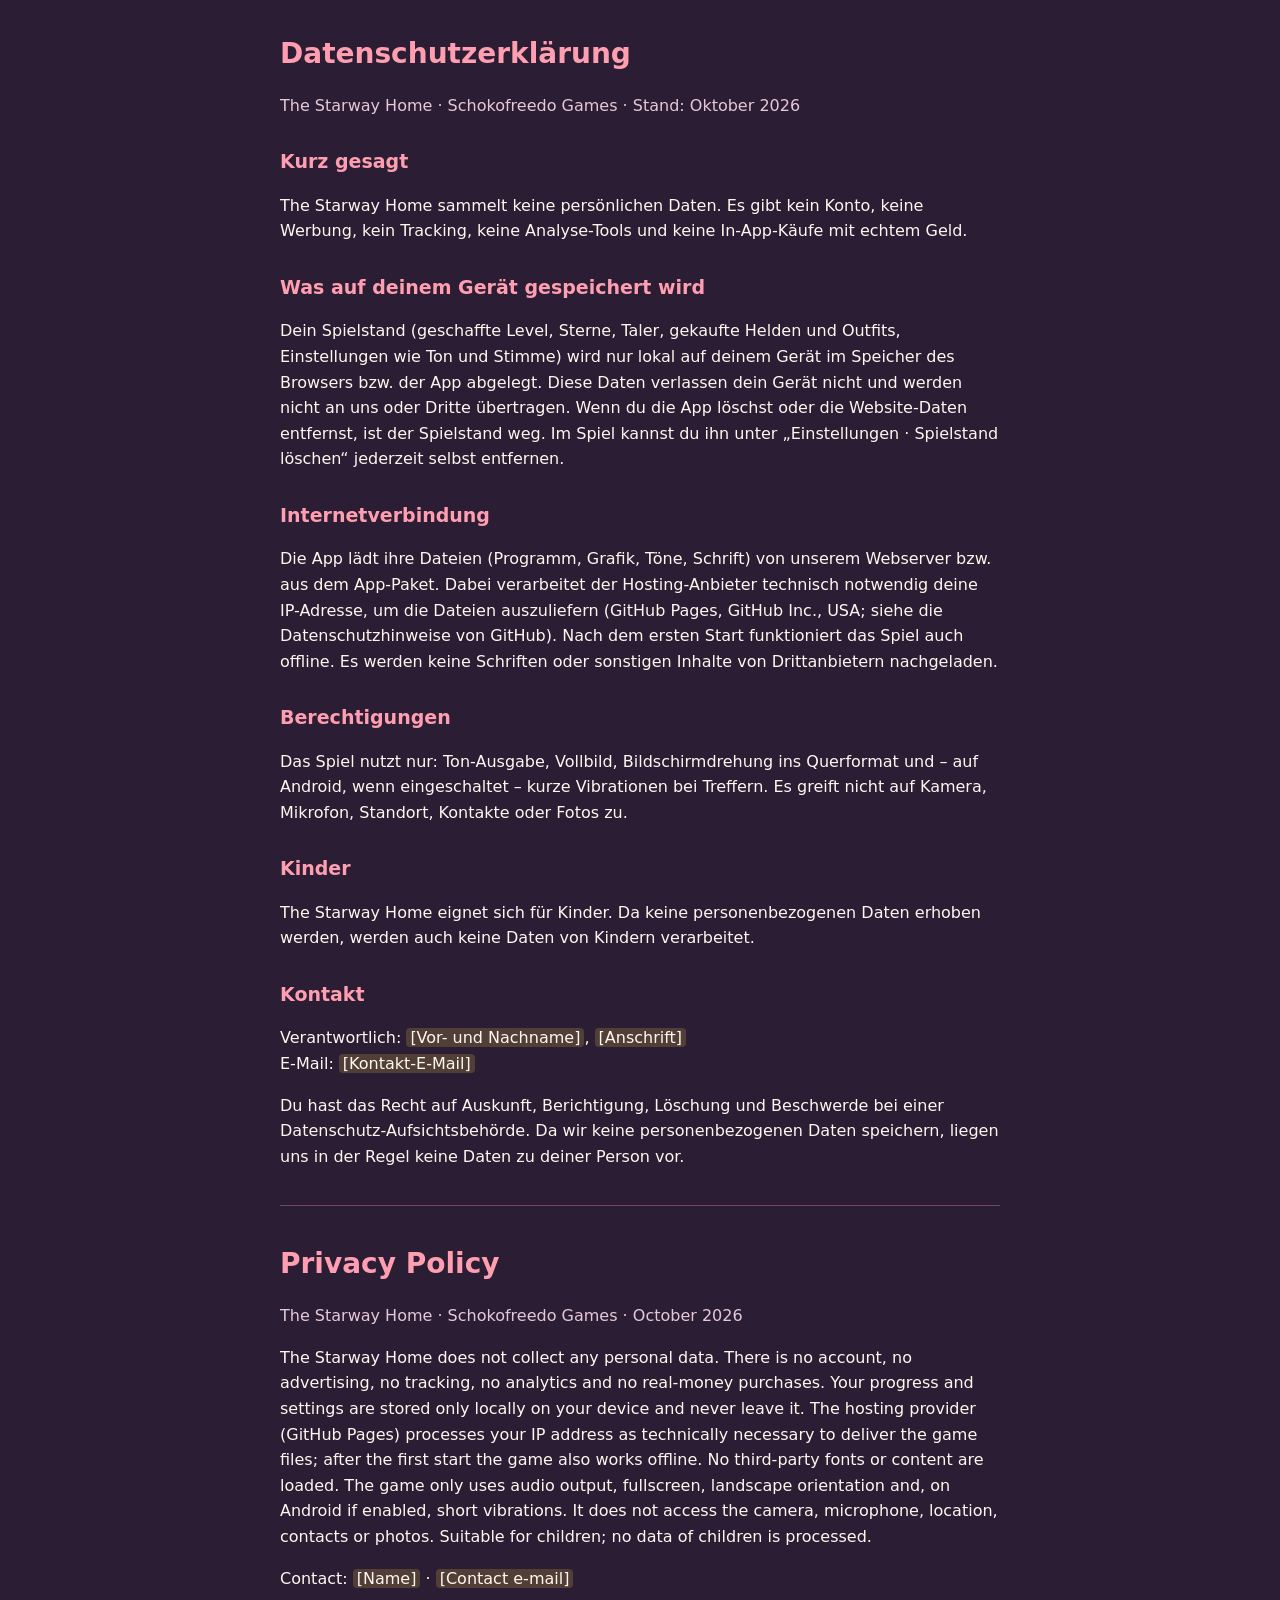
<file: privacy.html>
<!doctype html>
<html lang="de">
<head>
<meta charset="utf-8">
<meta name="viewport" content="width=device-width, initial-scale=1">
<title>The Starway Home · Datenschutz</title>
<style>
:root{--bg:#2b1d33;--fg:#fff7ef;--muted:#e6c9d6;--pink:#ff9eb0}
body{margin:0;background:var(--bg);color:var(--fg);font:16px/1.6 system-ui,-apple-system,"Segoe UI",sans-serif}
main{max-width:720px;margin:0 auto;padding:32px 16px 48px}
h1{color:var(--pink);font-size:28px;margin:0 0 4px}
h2{color:var(--pink);font-size:19px;margin:28px 0 6px}
p,li{color:var(--fg)}
small,.muted{color:var(--muted)}
hr{border:0;border-top:1px solid rgba(255,158,176,.35);margin:36px 0}
.fill{background:rgba(255,216,74,.18);padding:0 4px;border-radius:4px}
</style>
</head>
<body>
<main>
<h1>Datenschutzerklärung</h1>
<p class="muted">The Starway Home · Schokofreedo Games · Stand: Oktober 2026</p>

<h2>Kurz gesagt</h2>
<p>The Starway Home sammelt keine persönlichen Daten. Es gibt kein Konto, keine Werbung, kein Tracking, keine Analyse-Tools und keine In-App-Käufe mit echtem Geld.</p>

<h2>Was auf deinem Gerät gespeichert wird</h2>
<p>Dein Spielstand (geschaffte Level, Sterne, Taler, gekaufte Helden und Outfits, Einstellungen wie Ton und Stimme) wird nur lokal auf deinem Gerät im Speicher des Browsers bzw. der App abgelegt. Diese Daten verlassen dein Gerät nicht und werden nicht an uns oder Dritte übertragen. Wenn du die App löschst oder die Website-Daten entfernst, ist der Spielstand weg. Im Spiel kannst du ihn unter „Einstellungen · Spielstand löschen“ jederzeit selbst entfernen.</p>

<h2>Internetverbindung</h2>
<p>Die App lädt ihre Dateien (Programm, Grafik, Töne, Schrift) von unserem Webserver bzw. aus dem App-Paket. Dabei verarbeitet der Hosting-Anbieter technisch notwendig deine IP-Adresse, um die Dateien auszuliefern (GitHub Pages, GitHub Inc., USA; siehe die Datenschutzhinweise von GitHub). Nach dem ersten Start funktioniert das Spiel auch offline. Es werden keine Schriften oder sonstigen Inhalte von Drittanbietern nachgeladen.</p>

<h2>Berechtigungen</h2>
<p>Das Spiel nutzt nur: Ton-Ausgabe, Vollbild, Bildschirmdrehung ins Querformat und – auf Android, wenn eingeschaltet – kurze Vibrationen bei Treffern. Es greift nicht auf Kamera, Mikrofon, Standort, Kontakte oder Fotos zu.</p>

<h2>Kinder</h2>
<p>The Starway Home eignet sich für Kinder. Da keine personenbezogenen Daten erhoben werden, werden auch keine Daten von Kindern verarbeitet.</p>

<h2>Kontakt</h2>
<p>Verantwortlich: <span class="fill">[Vor- und Nachname]</span>, <span class="fill">[Anschrift]</span><br>E-Mail: <span class="fill">[Kontakt-E-Mail]</span></p>
<p>Du hast das Recht auf Auskunft, Berichtigung, Löschung und Beschwerde bei einer Datenschutz-Aufsichtsbehörde. Da wir keine personenbezogenen Daten speichern, liegen uns in der Regel keine Daten zu deiner Person vor.</p>

<hr>

<h1>Privacy Policy</h1>
<p class="muted">The Starway Home · Schokofreedo Games · October 2026</p>
<p>The Starway Home does not collect any personal data. There is no account, no advertising, no tracking, no analytics and no real-money purchases. Your progress and settings are stored only locally on your device and never leave it. The hosting provider (GitHub Pages) processes your IP address as technically necessary to deliver the game files; after the first start the game also works offline. No third-party fonts or content are loaded. The game only uses audio output, fullscreen, landscape orientation and, on Android if enabled, short vibrations. It does not access the camera, microphone, location, contacts or photos. Suitable for children; no data of children is processed.</p>
<p>Contact: <span class="fill">[Name]</span> · <span class="fill">[Contact e-mail]</span></p>
</main>
</body>
</html>
</file>
<file: Pookiewookie-App/p/puzzles.css>
/* The Starway Home: puzzle overlay. The box fills the screen on phones (landscape) and is a large card on desktop.
   #pz-root is the puzzle's own area: about 880x400 px on desktop, about 800x255 px on a phone in landscape. */
#puzzle{z-index:7;padding:8px;background:rgba(20,10,25,.78);backdrop-filter:blur(3px);place-items:center}
#puzzle .pzbox{width:min(920px,100%);height:min(600px,calc(100vh - 16px));height:min(600px,calc(100dvh - 16px));box-sizing:border-box;display:flex;flex-direction:column;background:var(--panel,rgba(74,34,58,.94));border:4px solid var(--pink,#ff9eb0);border-radius:22px;box-shadow:0 10px 0 rgba(0,0,0,.25);overflow:hidden;transition:border-color .2s,box-shadow .2s}
#puzzle .pzhead{padding:10px 16px 6px;text-align:center;flex:0 0 auto}
#pz-world{font:600 11px/1.2 var(--font,'Fredoka',sans-serif);letter-spacing:.14em;text-transform:uppercase;color:var(--gold,#ffd84a)}
#pz-title{margin:2px 0 2px;font:700 clamp(18px,3.4vw,26px)/1.15 var(--font,'Fredoka',sans-serif);color:var(--pink,#ff9eb0)}
#pz-intro{margin:0;font:500 13px/1.35 var(--font,'Fredoka',sans-serif);color:var(--muted,#e6c9d6)}
#pz-root{flex:1 1 auto;min-height:0;position:relative;overflow:hidden;margin:4px 10px;border-radius:14px;background:rgba(0,0,0,.18);color:var(--fg,#fff7ef);font-family:var(--font,'Fredoka',sans-serif);touch-action:none;-webkit-user-select:none;user-select:none}
#puzzle .pzfoot{flex:0 0 auto;display:flex;gap:6px;align-items:center;justify-content:flex-end;flex-wrap:wrap;padding:6px 10px 10px}
#puzzle .pzfoot .btn{margin:0;padding:8px 12px;font-size:13px}
#pz-msg{flex:1 1 220px;min-width:0;font:600 13px/1.3 var(--font,'Fredoka',sans-serif);text-align:left;color:var(--muted,#e6c9d6)}
#pz-msg.bad{color:#ff8fa8}#pz-msg.good{color:#9be7a5}#pz-msg.info{color:#ffe9a8}
#puzzle .pzbox.shake{animation:pzshake .35s}
@keyframes pzshake{20%{transform:translateX(-8px)}40%{transform:translateX(7px)}60%{transform:translateX(-5px)}80%{transform:translateX(3px)}}
#puzzle .pzbox.won{border-color:var(--mint,#9be7a5);box-shadow:0 0 0 4px rgba(155,231,165,.5),0 10px 0 rgba(0,0,0,.25)}
@media (max-height:480px){
  #puzzle{padding:4px}
  #puzzle .pzbox{height:calc(100vh - 8px);height:calc(100dvh - 8px);border-width:3px;border-radius:16px}
  #puzzle .pzhead{padding:5px 12px 2px}
  #pz-title{font-size:16px;display:inline}
  #pz-world{display:none}
  #pz-intro{font-size:11px;line-height:1.25}
  #puzzle .pzfoot{padding:3px 8px 5px;gap:4px}
  #puzzle .pzfoot .btn{padding:5px 9px;font-size:11px;box-shadow:none}
  #pz-msg{font-size:11px;flex-basis:160px}
}
</file>
